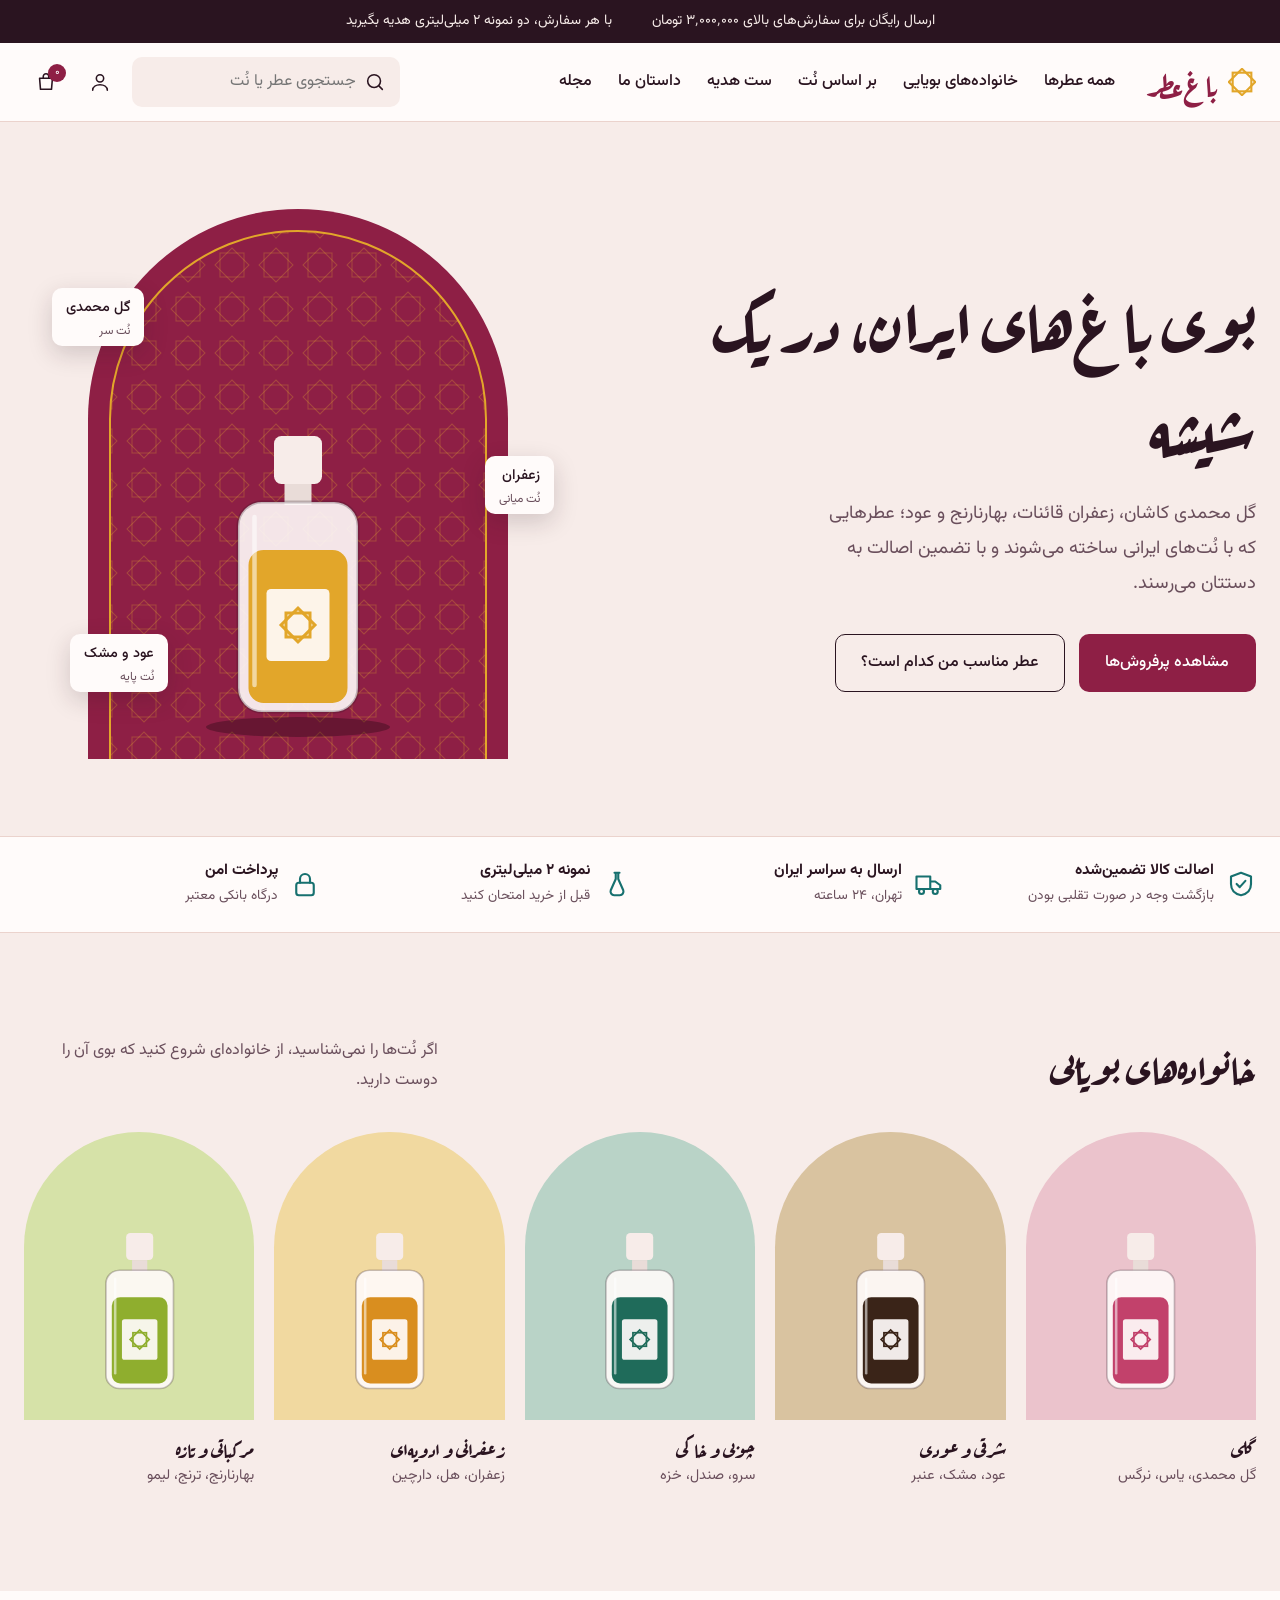
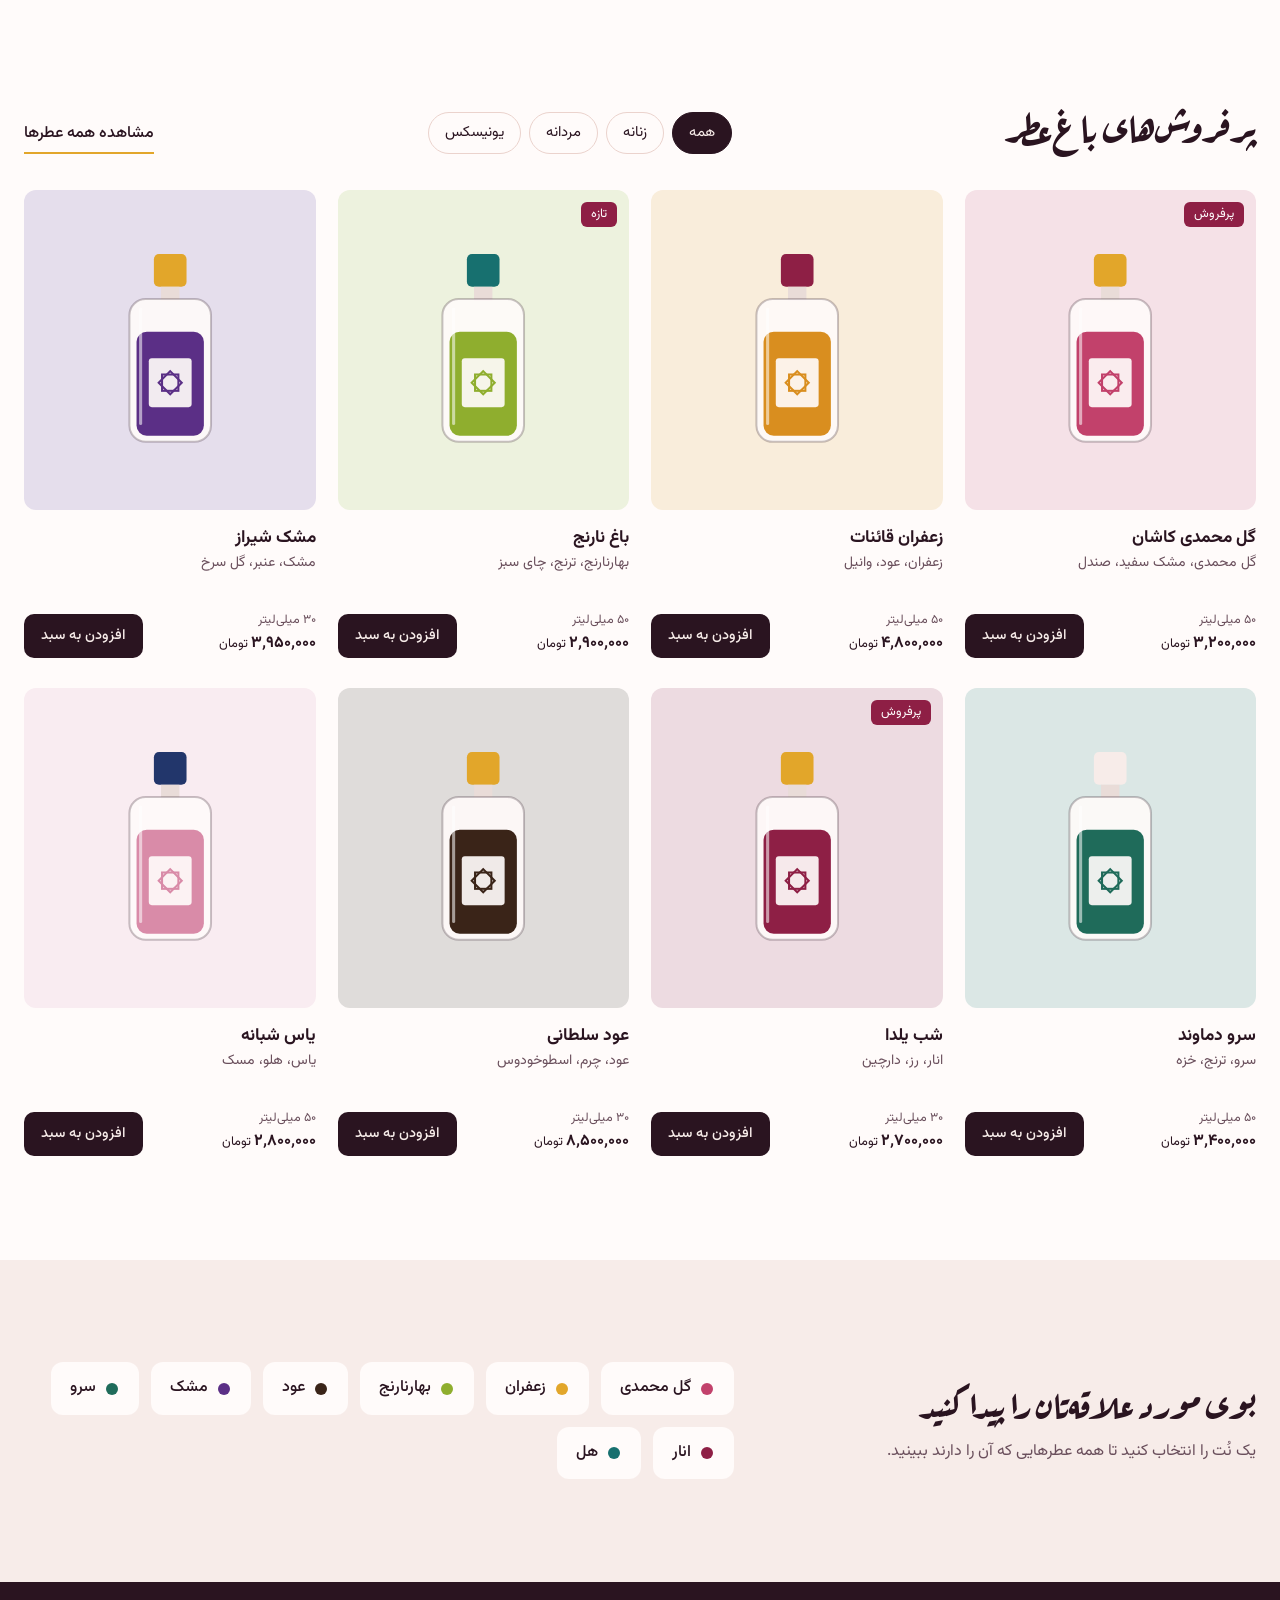
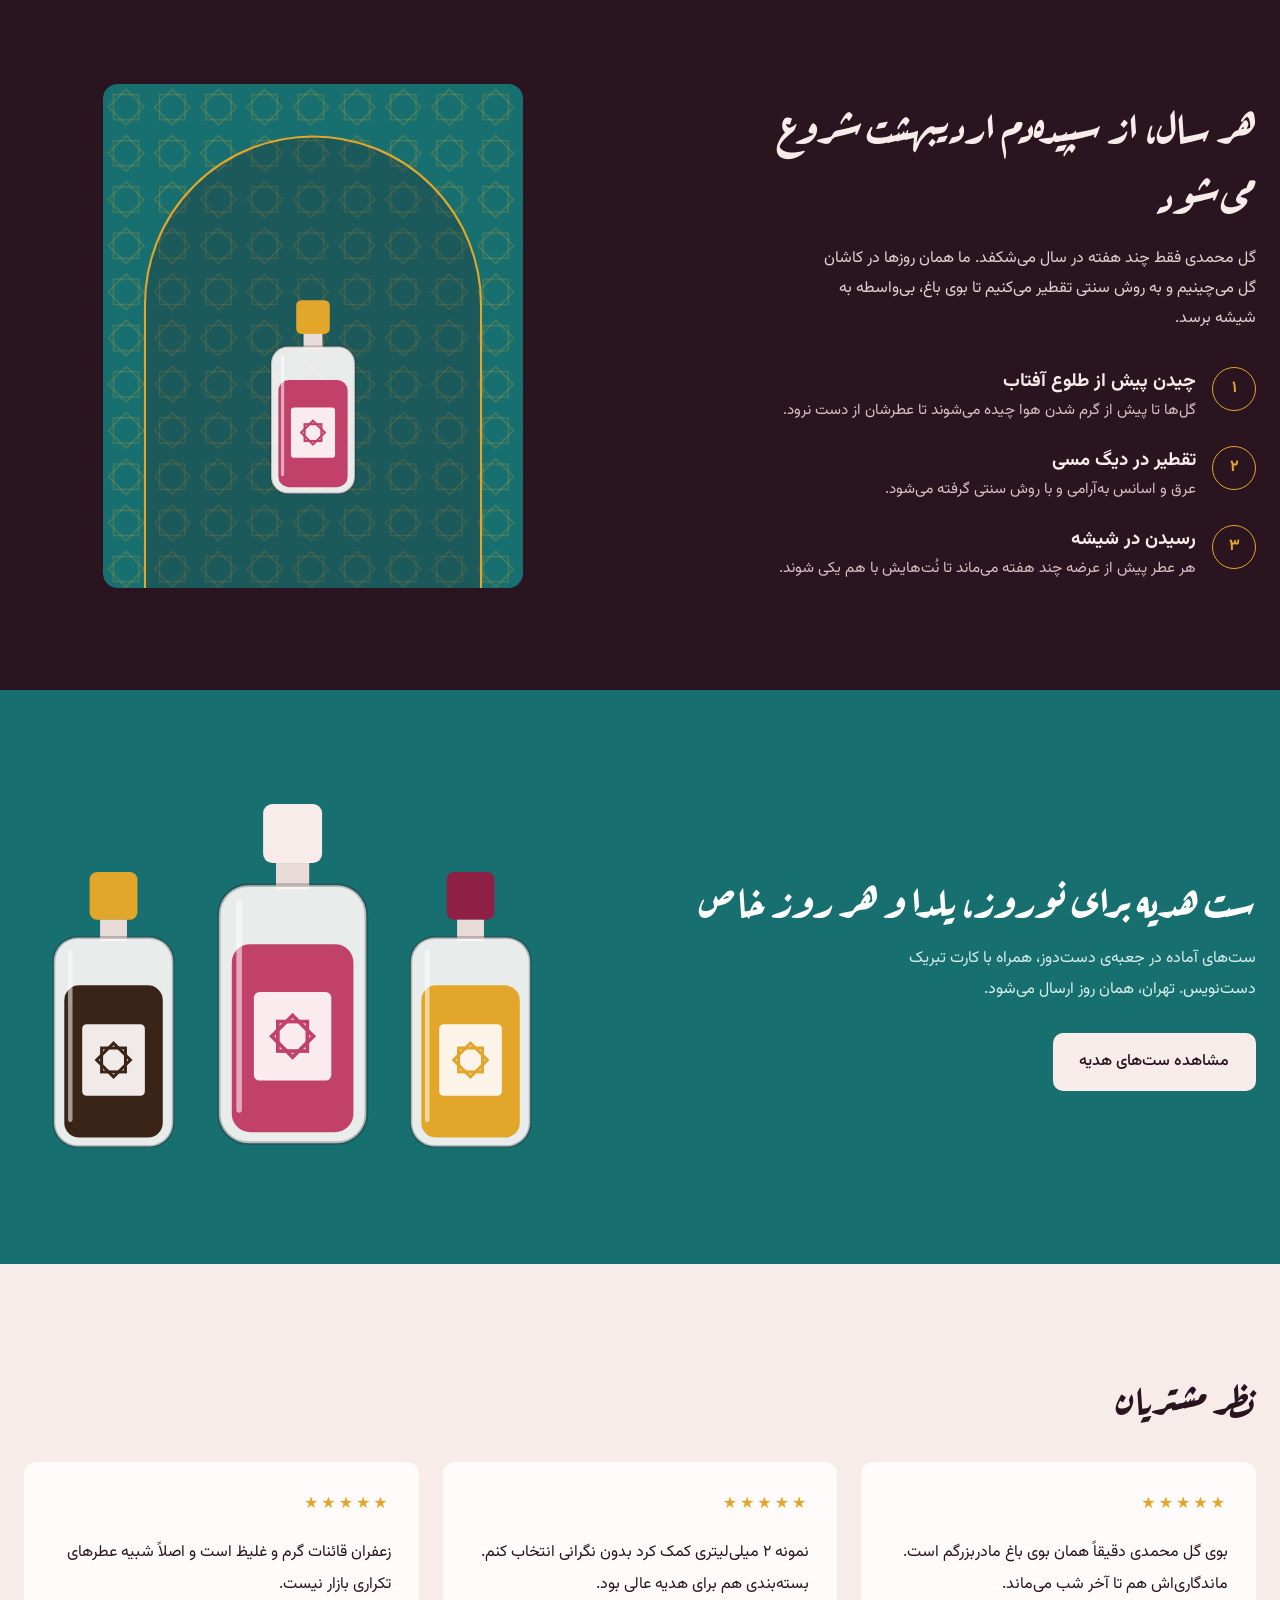
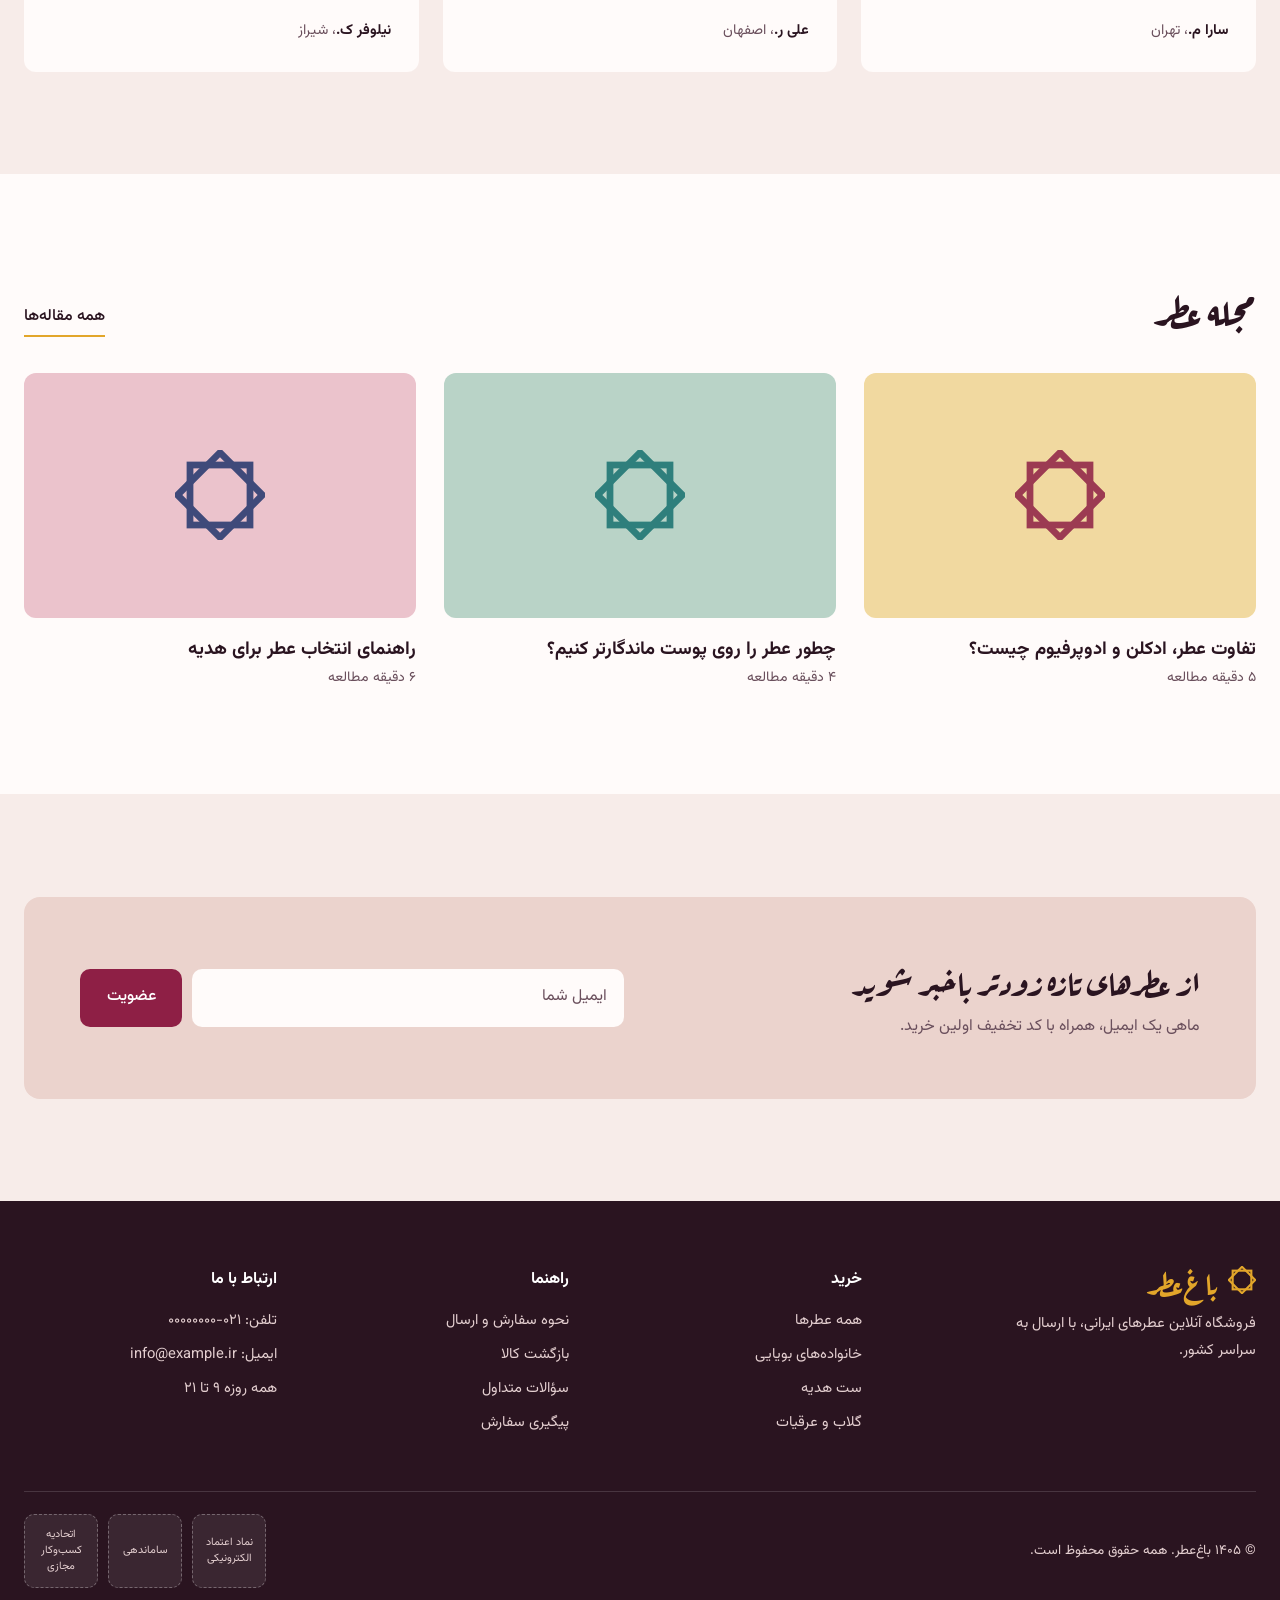
<file: public/index.html>
<!doctype html>
<html lang="fa" dir="rtl">
<head>
<meta charset="utf-8">
<meta name="viewport" content="width=device-width, initial-scale=1">
<title>باغ‌عطر | فروشگاه آنلاین عطرهای ایرانی</title>
<meta name="description" content="خرید آنلاین عطرهای ایرانی با نُت‌های گل محمدی، زعفران، بهارنارنج و عود. اصالت کالا تضمین‌شده و ارسال به سراسر ایران.">
<link rel="preconnect" href="https://fonts.googleapis.com">
<link rel="preconnect" href="https://fonts.gstatic.com" crossorigin>
<link rel="stylesheet" href="https://fonts.googleapis.com/css2?family=Aref+Ruqaa:wght@700&family=Vazirmatn:wght@400;500;700&display=swap">
<link rel="stylesheet" href="assets/style.css">
</head>
<body>
<svg width="0" height="0" style="position:absolute" aria-hidden="true" focusable="false">
  <defs>
    <symbol id="bottle" viewBox="0 0 120 200">
      <rect x="44" y="6" width="32" height="32" rx="5" fill="var(--cap,#E2A62A)"/>
      <rect x="51" y="38" width="18" height="14" fill="#E9DCD8"/>
      <rect x="20" y="50" width="80" height="140" rx="16" fill="#FFFBFA" fill-opacity=".9" stroke="#2A1420" stroke-opacity=".25" stroke-width="2"/>
      <rect x="27" y="82" width="66" height="102" rx="10" fill="var(--liquid,#C2416B)"/>
      <rect x="39" y="108" width="42" height="48" rx="3" fill="#FFFBFA" fill-opacity=".92"/>
      <g transform="translate(60 132)" fill="none" stroke="var(--liquid,#C2416B)" stroke-width="2">
        <rect x="-8" y="-8" width="16" height="16"/><rect x="-8" y="-8" width="16" height="16" transform="rotate(45)"/>
      </g>
      <path d="M31 60v112" stroke="#fff" stroke-opacity=".55" stroke-width="3" stroke-linecap="round"/>
    </symbol>
    <symbol id="star" viewBox="-12 -12 24 24">
      <g fill="none" stroke="currentColor" stroke-width="1.8"><rect x="-8" y="-8" width="16" height="16"/><rect x="-8" y="-8" width="16" height="16" transform="rotate(45)"/></g>
    </symbol>
    <pattern id="girih" width="44" height="44" patternUnits="userSpaceOnUse">
      <g fill="none" stroke="#E2A62A" stroke-opacity=".3" stroke-width="1">
        <rect x="10" y="10" width="24" height="24"/><rect x="10" y="10" width="24" height="24" transform="rotate(45 22 22)"/>
      </g>
    </pattern>
  </defs>
</svg>
<div class="topbar"><div class="wrap">
  <span>ارسال رایگان برای سفارش‌های بالای ۳٬۰۰۰٬۰۰۰ تومان</span>
  <span>با هر سفارش، دو نمونه ۲ میلی‌لیتری هدیه بگیرید</span>
</div></div>
<header class="site-header"><div class="wrap bar">
  <a class="brand" href="/" aria-label="باغ‌عطر، صفحه اصلی"><svg class="brand-mark" aria-hidden="true"><use href="#star"/></svg><span>باغ‌عطر</span></a>
  <nav class="primary" aria-label="منوی اصلی"><ul>
    <li><a href="#bestsellers">همه عطرها</a></li>
    <li><a href="#families">خانواده‌های بویایی</a></li>
    <li><a href="#notes">بر اساس نُت</a></li>
    <li><a href="#gifts">ست هدیه</a></li>
    <li><a href="#story">داستان ما</a></li>
    <li><a href="#journal">مجله</a></li>
  </ul></nav>
  <div class="tools">
    <form class="search" role="search" action="#bestsellers">
      <svg class="icon" viewBox="0 0 24 24" aria-hidden="true"><circle cx="11" cy="11" r="7"/><path d="m20 20-3.5-3.5"/></svg><label class="sr" for="q">جستجو</label>
      <input id="q" type="search" placeholder="جستجوی عطر یا نُت">
    </form>
    <a class="icon-btn" href="#" aria-label="حساب کاربری"><svg class="icon" viewBox="0 0 24 24" aria-hidden="true"><circle cx="12" cy="8" r="4"/><path d="M4 21c0-4 4-6 8-6s8 2 8 6"/></svg></a>
    <a class="icon-btn" href="#" aria-label="سبد خرید"><svg class="icon" viewBox="0 0 24 24" aria-hidden="true"><path d="M5 8h14l-1 12H6L5 8Z"/><path d="M9 8V6a3 3 0 0 1 6 0v2"/></svg><span class="cart-count">۰</span></a>
  </div>
</div></header>
<main>
<section class="hero" aria-labelledby="hero-title"><div class="wrap hero-grid">
  <div class="hero-copy">
    <h1 id="hero-title">بوی باغ‌های ایران، در یک شیشه</h1>
    <p class="lead">گل محمدی کاشان، زعفران قائنات، بهارنارنج و عود؛ عطرهایی که با نُت‌های ایرانی ساخته می‌شوند و با تضمین اصالت به دستتان می‌رسند.</p>
    <div class="cta-row">
      <a class="btn btn-primary" href="#bestsellers">مشاهده پرفروش‌ها</a>
      <a class="btn btn-ghost" href="#notes">عطر مناسب من کدام است؟</a>
    </div>
  </div>
  <div class="hero-art">
    <svg viewBox="0 0 440 560" role="img" aria-label="شیشه عطر در یک طاق ایرانی">
      <path d="M10 560V220a210 210 0 0 1 420 0V560z" fill="#8E1F45"/>
      <path d="M32 560V220a188 188 0 0 1 376 0V560z" fill="url(#girih)"/>
      <path d="M32 560V220a188 188 0 0 1 376 0V560" fill="none" stroke="#E2A62A" stroke-width="2"/>
      <ellipse cx="220" cy="528" rx="92" ry="10" fill="#000" fill-opacity=".28"/>
      <use href="#bottle" x="130" y="228" width="180" height="300" style="--liquid:#E2A62A;--cap:#F7ECE9"/>
    </svg>
    <span class="note-tag note-1">گل محمدی<small>نُت سر</small></span>
    <span class="note-tag note-2">زعفران<small>نُت میانی</small></span>
    <span class="note-tag note-3">عود و مشک<small>نُت پایه</small></span>
  </div>
</div></section>
<section class="trust" aria-label="تضمین‌های خرید"><div class="wrap"><ul>
  <li><svg class="icon" viewBox="0 0 24 24" aria-hidden="true"><path d="M12 3l8 3v6c0 5-3.5 8-8 9-4.5-1-8-4-8-9V6l8-3Z"/><path d="m8.5 12 2.5 2.5 4.5-5"/></svg><div><strong>اصالت کالا تضمین‌شده</strong><span>بازگشت وجه در صورت تقلبی بودن</span></div></li>
  <li><svg class="icon" viewBox="0 0 24 24" aria-hidden="true"><path d="M2 6h11v10H2zM13 10h4l4 3v3h-8"/><circle cx="6" cy="18" r="2"/><circle cx="17" cy="18" r="2"/></svg><div><strong>ارسال به سراسر ایران</strong><span>تهران، ۲۴ ساعته</span></div></li>
  <li><svg class="icon" viewBox="0 0 24 24" aria-hidden="true"><path d="M10 3h4M11 3v5l-4 9a3 3 0 0 0 2.7 4h4.6A3 3 0 0 0 17 17l-4-9V3"/></svg><div><strong>نمونه ۲ میلی‌لیتری</strong><span>قبل از خرید امتحان کنید</span></div></li>
  <li><svg class="icon" viewBox="0 0 24 24" aria-hidden="true"><rect x="5" y="11" width="14" height="10" rx="2"/><path d="M8 11V8a4 4 0 0 1 8 0v3"/></svg><div><strong>پرداخت امن</strong><span>درگاه بانکی معتبر</span></div></li>
</ul></div></section>
<section class="section" id="families" aria-labelledby="fam-title"><div class="wrap">
  <div class="section-head"><h2 id="fam-title">خانواده‌های بویایی</h2>
  <p>اگر نُت‌ها را نمی‌شناسید، از خانواده‌ای شروع کنید که بوی آن را دوست دارید.</p></div>
  <div class="families"><a class="family" href="#" style="--bg:#EBC3CC"><div class="family-arch"><svg class="bottle" viewBox="0 0 120 200" style="--liquid:#C2416B;--cap:#F7ECE9;" aria-hidden="true"><use href="#bottle"/></svg></div><h3>گلی</h3><p>گل محمدی، یاس، نرگس</p></a><a class="family" href="#" style="--bg:#D9C3A0"><div class="family-arch"><svg class="bottle" viewBox="0 0 120 200" style="--liquid:#3A2418;--cap:#F7ECE9;" aria-hidden="true"><use href="#bottle"/></svg></div><h3>شرقی و عودی</h3><p>عود، مشک، عنبر</p></a><a class="family" href="#" style="--bg:#B9D3C7"><div class="family-arch"><svg class="bottle" viewBox="0 0 120 200" style="--liquid:#1F6B5A;--cap:#F7ECE9;" aria-hidden="true"><use href="#bottle"/></svg></div><h3>چوبی و خاکی</h3><p>سرو، صندل، خزه</p></a><a class="family" href="#" style="--bg:#F1D9A0"><div class="family-arch"><svg class="bottle" viewBox="0 0 120 200" style="--liquid:#D98E1F;--cap:#F7ECE9;" aria-hidden="true"><use href="#bottle"/></svg></div><h3>زعفرانی و ادویه‌ای</h3><p>زعفران، هل، دارچین</p></a><a class="family" href="#" style="--bg:#D6E2A8"><div class="family-arch"><svg class="bottle" viewBox="0 0 120 200" style="--liquid:#8FAE2E;--cap:#F7ECE9;" aria-hidden="true"><use href="#bottle"/></svg></div><h3>مرکباتی و تازه</h3><p>بهارنارنج، ترنج، لیمو</p></a></div>
</div></section>
<section class="section products-section" id="bestsellers" aria-labelledby="prod-title"><div class="wrap">
  <div class="section-head"><h2 id="prod-title">پرفروش‌های باغ‌عطر</h2>
  <div class="chips" role="group" aria-label="فیلتر عطرها">
    <button class="chip" type="button" aria-pressed="true">همه</button>
    <button class="chip" type="button" aria-pressed="false">زنانه</button>
    <button class="chip" type="button" aria-pressed="false">مردانه</button>
    <button class="chip" type="button" aria-pressed="false">یونیسکس</button>
  </div><a class="link-more" href="#">مشاهده همه عطرها</a></div>
  <div class="product-grid"><article class="product"><a class="product-media" href="#" style="--liquid:#C2416B" aria-label="گل محمدی کاشان"><svg class="bottle" viewBox="0 0 120 200" style="--liquid:#C2416B;--cap:#E2A62A;" aria-hidden="true"><use href="#bottle"/></svg><span class="badge">پرفروش</span></a><div class="product-body"><h3><a href="#">گل محمدی کاشان</a></h3><p class="notes">گل محمدی، مشک سفید، صندل</p><div class="buy"><div class="price"><small>۵۰ میلی‌لیتر</small><strong>۳٬۲۰۰٬۰۰۰<span>تومان</span></strong></div><button class="btn btn-small" type="button">افزودن به سبد</button></div></div></article><article class="product"><a class="product-media" href="#" style="--liquid:#D98E1F" aria-label="زعفران قائنات"><svg class="bottle" viewBox="0 0 120 200" style="--liquid:#D98E1F;--cap:#8E1F45;" aria-hidden="true"><use href="#bottle"/></svg></a><div class="product-body"><h3><a href="#">زعفران قائنات</a></h3><p class="notes">زعفران، عود، وانیل</p><div class="buy"><div class="price"><small>۵۰ میلی‌لیتر</small><strong>۴٬۸۰۰٬۰۰۰<span>تومان</span></strong></div><button class="btn btn-small" type="button">افزودن به سبد</button></div></div></article><article class="product"><a class="product-media" href="#" style="--liquid:#8FAE2E" aria-label="باغ نارنج"><svg class="bottle" viewBox="0 0 120 200" style="--liquid:#8FAE2E;--cap:#17706F;" aria-hidden="true"><use href="#bottle"/></svg><span class="badge">تازه</span></a><div class="product-body"><h3><a href="#">باغ نارنج</a></h3><p class="notes">بهارنارنج، ترنج، چای سبز</p><div class="buy"><div class="price"><small>۵۰ میلی‌لیتر</small><strong>۲٬۹۰۰٬۰۰۰<span>تومان</span></strong></div><button class="btn btn-small" type="button">افزودن به سبد</button></div></div></article><article class="product"><a class="product-media" href="#" style="--liquid:#5B2F86" aria-label="مشک شیراز"><svg class="bottle" viewBox="0 0 120 200" style="--liquid:#5B2F86;--cap:#E2A62A;" aria-hidden="true"><use href="#bottle"/></svg></a><div class="product-body"><h3><a href="#">مشک شیراز</a></h3><p class="notes">مشک، عنبر، گل سرخ</p><div class="buy"><div class="price"><small>۳۰ میلی‌لیتر</small><strong>۳٬۹۵۰٬۰۰۰<span>تومان</span></strong></div><button class="btn btn-small" type="button">افزودن به سبد</button></div></div></article><article class="product"><a class="product-media" href="#" style="--liquid:#1F6B5A" aria-label="سرو دماوند"><svg class="bottle" viewBox="0 0 120 200" style="--liquid:#1F6B5A;--cap:#F7ECE9;" aria-hidden="true"><use href="#bottle"/></svg></a><div class="product-body"><h3><a href="#">سرو دماوند</a></h3><p class="notes">سرو، ترنج، خزه</p><div class="buy"><div class="price"><small>۵۰ میلی‌لیتر</small><strong>۳٬۴۰۰٬۰۰۰<span>تومان</span></strong></div><button class="btn btn-small" type="button">افزودن به سبد</button></div></div></article><article class="product"><a class="product-media" href="#" style="--liquid:#8E1F45" aria-label="شب یلدا"><svg class="bottle" viewBox="0 0 120 200" style="--liquid:#8E1F45;--cap:#E2A62A;" aria-hidden="true"><use href="#bottle"/></svg><span class="badge">پرفروش</span></a><div class="product-body"><h3><a href="#">شب یلدا</a></h3><p class="notes">انار، رز، دارچین</p><div class="buy"><div class="price"><small>۳۰ میلی‌لیتر</small><strong>۲٬۷۰۰٬۰۰۰<span>تومان</span></strong></div><button class="btn btn-small" type="button">افزودن به سبد</button></div></div></article><article class="product"><a class="product-media" href="#" style="--liquid:#3A2418" aria-label="عود سلطانی"><svg class="bottle" viewBox="0 0 120 200" style="--liquid:#3A2418;--cap:#E2A62A;" aria-hidden="true"><use href="#bottle"/></svg></a><div class="product-body"><h3><a href="#">عود سلطانی</a></h3><p class="notes">عود، چرم، اسطوخودوس</p><div class="buy"><div class="price"><small>۳۰ میلی‌لیتر</small><strong>۸٬۵۰۰٬۰۰۰<span>تومان</span></strong></div><button class="btn btn-small" type="button">افزودن به سبد</button></div></div></article><article class="product"><a class="product-media" href="#" style="--liquid:#D98BA8" aria-label="یاس شبانه"><svg class="bottle" viewBox="0 0 120 200" style="--liquid:#D98BA8;--cap:#22366B;" aria-hidden="true"><use href="#bottle"/></svg></a><div class="product-body"><h3><a href="#">یاس شبانه</a></h3><p class="notes">یاس، هلو، مسک</p><div class="buy"><div class="price"><small>۵۰ میلی‌لیتر</small><strong>۲٬۸۰۰٬۰۰۰<span>تومان</span></strong></div><button class="btn btn-small" type="button">افزودن به سبد</button></div></div></article></div>
</div></section>
<section class="section notes-band" id="notes" aria-labelledby="notes-title"><div class="wrap notes-wrap">
  <div><h2 id="notes-title">بوی مورد علاقه‌تان را پیدا کنید</h2>
  <p>یک نُت را انتخاب کنید تا همه عطرهایی که آن را دارند ببینید.</p></div>
  <div class="note-chips"><a href="#" style="--dot:#C2416B">گل محمدی</a><a href="#" style="--dot:#E2A62A">زعفران</a><a href="#" style="--dot:#8FAE2E">بهارنارنج</a><a href="#" style="--dot:#3A2418">عود</a><a href="#" style="--dot:#5B2F86">مشک</a><a href="#" style="--dot:#1F6B5A">سرو</a><a href="#" style="--dot:#8E1F45">انار</a><a href="#" style="--dot:#17706F">هل</a></div>
</div></section>
<section class="section story" id="story" aria-labelledby="story-title"><div class="wrap story-grid">
  <div>
    <h2 id="story-title">هر سال، از سپیده‌دم اردیبهشت شروع می‌شود</h2>
    <p class="lead">گل محمدی فقط چند هفته در سال می‌شکفد. ما همان روزها در کاشان گل می‌چینیم و به روش سنتی تقطیر می‌کنیم تا بوی باغ، بی‌واسطه به شیشه برسد.</p>
    <ol class="steps">
      <li><div><h3>چیدن پیش از طلوع آفتاب</h3><p>گل‌ها تا پیش از گرم شدن هوا چیده می‌شوند تا عطرشان از دست نرود.</p></div></li>
      <li><div><h3>تقطیر در دیگ مسی</h3><p>عرق و اسانس به‌آرامی و با روش سنتی گرفته می‌شود.</p></div></li>
      <li><div><h3>رسیدن در شیشه</h3><p>هر عطر پیش از عرضه چند هفته می‌ماند تا نُت‌هایش با هم یکی شوند.</p></div></li>
    </ol>
  </div>
  <div class="story-art">
    <svg viewBox="0 0 400 480" role="img" aria-label="طرح هندسی ایرانی">
      <rect width="400" height="480" rx="14" fill="#17706F"/>
      <rect width="400" height="480" rx="14" fill="url(#girih)"/>
      <path d="M40 480V210a160 160 0 0 1 320 0V480" fill="#2A1420" fill-opacity=".25" stroke="#E2A62A" stroke-width="2"/>
      <use href="#bottle" x="140" y="200" width="120" height="200" style="--liquid:#C2416B;--cap:#E2A62A"/>
    </svg>
  </div>
</div></section>
<section class="section gifts" id="gifts" aria-labelledby="gift-title"><div class="wrap gifts-grid">
  <div>
    <h2 id="gift-title">ست هدیه برای نوروز، یلدا و هر روز خاص</h2>
    <p>ست‌های آماده در جعبه‌ی دست‌دوز، همراه با کارت تبریک دست‌نویس. تهران، همان روز ارسال می‌شود.</p>
    <a class="btn btn-light" href="#">مشاهده ست‌های هدیه</a>
  </div>
  <div class="gift-bottles" aria-hidden="true">
    <svg class="bottle" viewBox="0 0 120 200" style="--liquid:#E2A62A;--cap:#8E1F45;" aria-hidden="true"><use href="#bottle"/></svg><svg class="bottle" viewBox="0 0 120 200" style="--liquid:#C2416B;--cap:#F7ECE9;" aria-hidden="true"><use href="#bottle"/></svg><svg class="bottle" viewBox="0 0 120 200" style="--liquid:#3A2418;--cap:#E2A62A;" aria-hidden="true"><use href="#bottle"/></svg>
  </div>
</div></section>
<section class="section" aria-labelledby="rev-title"><div class="wrap">
  <div class="section-head"><h2 id="rev-title">نظر مشتریان</h2></div>
  <div class="reviews-grid"><figure class="review"><div class="stars" role="img" aria-label="پنج ستاره">★★★★★</div><blockquote>بوی گل محمدی دقیقاً همان بوی باغ مادربزرگم است. ماندگاری‌اش هم تا آخر شب می‌ماند.</blockquote><figcaption><footer><strong>سارا م.</strong>، تهران</footer></figcaption></figure><figure class="review"><div class="stars" role="img" aria-label="پنج ستاره">★★★★★</div><blockquote>نمونه ۲ میلی‌لیتری کمک کرد بدون نگرانی انتخاب کنم. بسته‌بندی هم برای هدیه عالی بود.</blockquote><figcaption><footer><strong>علی ر.</strong>، اصفهان</footer></figcaption></figure><figure class="review"><div class="stars" role="img" aria-label="پنج ستاره">★★★★★</div><blockquote>زعفران قائنات گرم و غلیظ است و اصلاً شبیه عطرهای تکراری بازار نیست.</blockquote><figcaption><footer><strong>نیلوفر ک.</strong>، شیراز</footer></figcaption></figure></div>
</div></section>
<section class="section journal" id="journal" aria-labelledby="jour-title"><div class="wrap">
  <div class="section-head"><h2 id="jour-title">مجله عطر</h2><a class="link-more" href="#">همه مقاله‌ها</a></div>
  <div class="journal-grid"><a class="post" href="#"><div class="post-media" style="--tint:#F1D9A0;--ink:#8E1F45"><svg aria-hidden="true"><use href="#star"/></svg></div><h3>تفاوت عطر، ادکلن و ادوپرفیوم چیست؟</h3><p>۵ دقیقه مطالعه</p></a><a class="post" href="#"><div class="post-media" style="--tint:#B9D3C7;--ink:#17706F"><svg aria-hidden="true"><use href="#star"/></svg></div><h3>چطور عطر را روی پوست ماندگارتر کنیم؟</h3><p>۴ دقیقه مطالعه</p></a><a class="post" href="#"><div class="post-media" style="--tint:#EBC3CC;--ink:#22366B"><svg aria-hidden="true"><use href="#star"/></svg></div><h3>راهنمای انتخاب عطر برای هدیه</h3><p>۶ دقیقه مطالعه</p></a></div>
</div></section>
<section class="section newsletter" aria-labelledby="news-title"><div class="wrap"><div class="box">
  <div><h2 id="news-title">از عطرهای تازه زودتر باخبر شوید</h2><p>ماهی یک ایمیل، همراه با کد تخفیف اولین خرید.</p></div>
  <form class="news-form" action="#"><label class="sr" for="email">ایمیل</label>
    <input id="email" type="email" placeholder="ایمیل شما" autocomplete="email">
    <button class="btn btn-primary" type="submit">عضویت</button></form>
</div></div></section>
</main>
<footer class="site-footer"><div class="wrap">
  <div class="footer-grid">
    <div><a class="brand" href="/"><svg class="brand-mark" aria-hidden="true"><use href="#star"/></svg><span>باغ‌عطر</span></a>
      <p>فروشگاه آنلاین عطرهای ایرانی، با ارسال به سراسر کشور.</p></div>
    <div><h3>خرید</h3><ul><li><a href="#bestsellers">همه عطرها</a></li><li><a href="#families">خانواده‌های بویایی</a></li><li><a href="#gifts">ست هدیه</a></li><li><a href="#">گلاب و عرقیات</a></li></ul></div>
    <div><h3>راهنما</h3><ul><li><a href="#">نحوه سفارش و ارسال</a></li><li><a href="#">بازگشت کالا</a></li><li><a href="#">سؤالات متداول</a></li><li><a href="#">پیگیری سفارش</a></li></ul></div>
    <div><h3>ارتباط با ما</h3><ul><li>تلفن: ۰۲۱-۰۰۰۰۰۰۰۰</li><li>ایمیل: info@example.ir</li><li>همه روزه ۹ تا ۲۱</li></ul></div>
  </div>
  <div class="footer-base">
    <span>© ۱۴۰۵ باغ‌عطر. همه حقوق محفوظ است.</span>
    <div class="trust-badges" aria-label="نمادهای اعتماد"><span>نماد اعتماد الکترونیکی</span><span>ساماندهی</span><span>اتحادیه کسب‌وکار مجازی</span></div>
  </div>
</div></footer>
</body>
</html>
</file>
<file: public/assets/style.css>
/* باغ‌عطر — homepage styles (RTL, Persian) */
:root {
  --blush: #F7ECE9;
  --blush-deep: #EBD3CD;
  --paper: #FFFBFA;
  --plum: #2A1420;
  --plum-soft: #6A4F5C;
  --pomegranate: #8E1F45;
  --turquoise: #17706F;
  --saffron: #E2A62A;
  --lapis: #22366B;
  --wrap: 1240px;
  --font-body: "Vazirmatn", system-ui, -apple-system, "Segoe UI", Tahoma, sans-serif;
  --font-display: "Aref Ruqaa", "Vazirmatn", serif;
}

*, *::before, *::after { box-sizing: border-box; }
html { scroll-behavior: smooth; }
body {
  margin: 0;
  background: var(--blush);
  color: var(--plum);
  font: 400 1rem/1.9 var(--font-body);
  -webkit-font-smoothing: antialiased;
}
img, svg { max-width: 100%; }
a { color: inherit; text-decoration: none; }
ul, ol { list-style: none; margin: 0; padding: 0; }
h1, h2, h3, h4, p, blockquote, figure { margin: 0; }
button, input { font: inherit; color: inherit; }
:focus-visible { outline: 3px solid var(--saffron); outline-offset: 3px; border-radius: 4px; }

.wrap { width: min(100% - 48px, var(--wrap)); margin-inline: auto; }
.section { padding-block: clamp(56px, 8vw, 104px); }
.section-head { display: flex; align-items: end; justify-content: space-between; gap: 24px; margin-bottom: 36px; flex-wrap: wrap; }
.section-head h2 { font: 700 clamp(1.7rem, 3.2vw, 2.5rem)/1.5 var(--font-display); }
.section-head p { color: var(--plum-soft); max-width: 46ch; }
.link-more { font-weight: 500; border-bottom: 2px solid var(--saffron); padding-bottom: 2px; }
.link-more:hover { color: var(--pomegranate); }

/* Buttons */
.btn {
  display: inline-flex; align-items: center; justify-content: center;
  padding: .8rem 1.6rem; border-radius: 10px; border: 1.5px solid transparent;
  font-weight: 500; cursor: pointer; transition: background .2s, color .2s, border-color .2s;
}
.btn-primary { background: var(--pomegranate); color: #fff; }
.btn-primary:hover { background: var(--plum); }
.btn-ghost { border-color: var(--plum); }
.btn-ghost:hover { background: var(--plum); color: var(--blush); }
.btn-small { padding: .45rem 1rem; font-size: .9rem; background: var(--plum); color: var(--blush); }
.btn-small:hover { background: var(--pomegranate); }
.btn-light { background: var(--blush); color: var(--plum); }
.btn-light:hover { background: var(--saffron); }

/* Top bar + header */
.topbar { background: var(--plum); color: var(--blush); font-size: .875rem; }
.topbar .wrap { display: flex; justify-content: center; gap: 12px 40px; flex-wrap: wrap; padding-block: 8px; }
.site-header { background: var(--paper); border-bottom: 1px solid var(--blush-deep); position: sticky; top: 0; z-index: 20; }
.site-header .bar { display: grid; grid-template-columns: auto 1fr auto; align-items: center; gap: 32px; padding-block: 14px; }
.brand { display: flex; align-items: center; gap: 10px; font: 700 1.9rem/1 var(--font-display); color: var(--pomegranate); }
.brand-mark { width: 28px; height: 28px; color: var(--saffron); }
.primary ul { display: flex; gap: 6px 26px; flex-wrap: wrap; }
.primary a { font-weight: 500; padding-block: 6px; border-bottom: 2px solid transparent; }
.primary a:hover { border-color: var(--saffron); }
.tools { display: flex; align-items: center; gap: 10px; }
.search { display: flex; align-items: center; gap: 8px; background: var(--blush); border-radius: 10px; padding: 0 14px; }
.search input { background: none; border: 0; padding: 10px 0; width: 210px; }
.search input:focus-visible { outline: none; }
.search:focus-within { box-shadow: 0 0 0 3px var(--saffron); }
.icon-btn { position: relative; display: grid; place-items: center; width: 44px; height: 44px; border-radius: 10px; background: none; border: 0; cursor: pointer; }
.icon-btn:hover { background: var(--blush); }
.icon { width: 22px; height: 22px; fill: none; stroke: currentColor; stroke-width: 1.7; stroke-linecap: round; stroke-linejoin: round; }
.cart-count { position: absolute; top: 4px; inset-inline-start: 2px; min-width: 18px; height: 18px; border-radius: 9px; background: var(--pomegranate); color: #fff; font-size: .7rem; line-height: 18px; text-align: center; }
.sr { position: absolute; width: 1px; height: 1px; overflow: hidden; clip: rect(0 0 0 0); white-space: nowrap; }

/* Hero */
.hero { padding-block: clamp(40px, 6vw, 88px) clamp(48px, 6vw, 80px); overflow: hidden; }
.hero-grid { display: grid; grid-template-columns: 1.05fr .95fr; align-items: center; gap: clamp(32px, 6vw, 88px); }
.hero h1 { font: 700 clamp(2.5rem, 5.6vw, 4.4rem)/1.5 var(--font-display); color: var(--plum); }
.hero .lead { margin-top: 20px; font-size: 1.15rem; color: var(--plum-soft); max-width: 44ch; }
.cta-row { display: flex; flex-wrap: wrap; gap: 14px; margin-top: 32px; }
.hero-art { position: relative; justify-self: center; width: min(100%, 440px); }
.hero-art > svg { display: block; width: 100%; height: auto; }
.note-tag {
  position: absolute; background: var(--paper); border-radius: 10px; padding: 6px 14px;
  font-size: .9rem; font-weight: 500; box-shadow: 0 8px 24px rgba(42, 20, 32, .18);
}
.note-tag small { display: block; font-size: .75rem; color: var(--plum-soft); font-weight: 400; line-height: 1.5; }
.note-1 { top: 16%; left: -6%; }
.note-2 { top: 46%; right: -8%; }
.note-3 { bottom: 12%; left: -2%; }

/* Trust strip */
.trust { background: var(--paper); border-block: 1px solid var(--blush-deep); }
.trust ul { display: grid; grid-template-columns: repeat(4, 1fr); gap: 16px; padding-block: 22px; }
.trust li { display: flex; align-items: center; gap: 12px; font-size: .95rem; }
.trust svg { flex: none; width: 30px; height: 30px; color: var(--turquoise); }
.trust strong { display: block; font-weight: 700; line-height: 1.5; }
.trust span { color: var(--plum-soft); font-size: .85rem; line-height: 1.5; }

/* Scent families */
.families { display: grid; grid-template-columns: repeat(5, 1fr); gap: 20px; }
.family { display: block; }
.family-arch {
  aspect-ratio: 4 / 5; background: var(--bg); border-radius: 300px 300px 0 0;
  display: grid; place-items: end center; padding-bottom: 10%; transition: transform .25s;
}
.family:hover .family-arch { transform: translateY(-6px); }
.family .bottle { width: 44%; height: auto; }
.family h3 { margin-top: 14px; font: 700 1.25rem/1.5 var(--font-display); }
.family p { color: var(--plum-soft); font-size: .9rem; line-height: 1.7; }

/* Products */
.products-section { background: var(--paper); }
.chips { display: flex; gap: 8px; flex-wrap: wrap; }
.chip { padding: 6px 16px; border-radius: 999px; border: 1.5px solid var(--blush-deep); background: none; cursor: pointer; font-size: .92rem; }
.chip:hover { border-color: var(--plum); }
.chip[aria-pressed="true"] { background: var(--plum); border-color: var(--plum); color: var(--blush); }
.product-grid { display: grid; grid-template-columns: repeat(4, 1fr); gap: 28px 22px; }
.product-media {
  position: relative; display: grid; place-items: center; aspect-ratio: 1 / 1.1;
  border-radius: 12px; background: color-mix(in srgb, var(--liquid) 16%, #fff);
}
.product-media .bottle { width: 42%; height: auto; transition: transform .3s; }
.product:hover .product-media .bottle { transform: translateY(-6px) rotate(-2deg); }
.badge { position: absolute; top: 12px; inset-inline-start: 12px; background: var(--pomegranate); color: #fff; font-size: .78rem; padding: 2px 10px; border-radius: 6px; line-height: 1.7; }
.product-body { padding-top: 14px; }
.product h3 { font-weight: 700; font-size: 1.08rem; line-height: 1.6; }
.product .notes { color: var(--plum-soft); font-size: .88rem; line-height: 1.7; min-height: 3.4em; }
.buy { display: flex; align-items: center; justify-content: space-between; gap: 10px; margin-top: 12px; }
.price small { display: block; color: var(--plum-soft); font-size: .78rem; line-height: 1.4; }
.price strong { font-weight: 700; }
.price strong span { font-weight: 400; font-size: .8rem; margin-inline-start: 3px; }

/* Notes */
.notes-band { background: var(--blush); }
.notes-wrap { display: grid; grid-template-columns: .8fr 1.2fr; gap: 48px; align-items: center; }
.notes-wrap h2 { font: 700 clamp(1.6rem, 3vw, 2.3rem)/1.5 var(--font-display); }
.notes-wrap p { margin-top: 8px; color: var(--plum-soft); }
.note-chips { display: flex; flex-wrap: wrap; gap: 12px; }
.note-chips a {
  display: inline-flex; align-items: center; gap: 10px; padding: 10px 20px 10px 18px;
  background: var(--paper); border-radius: 12px; font-weight: 500; border: 1.5px solid transparent;
}
.note-chips a::before { content: ""; width: 12px; height: 12px; border-radius: 50%; background: var(--dot); }
.note-chips a:hover { border-color: var(--plum); }

/* Story */
.story { background: var(--plum); color: var(--blush); }
.story-grid { display: grid; grid-template-columns: 1fr 1fr; gap: clamp(32px, 6vw, 88px); align-items: center; }
.story h2 { font: 700 clamp(1.8rem, 3.4vw, 2.7rem)/1.6 var(--font-display); }
.story .lead { margin-top: 16px; color: #E4CFD0; max-width: 48ch; }
.steps { margin-top: 32px; display: grid; gap: 22px; counter-reset: step; }
.steps li { display: grid; grid-template-columns: 44px 1fr; gap: 16px; counter-increment: step; }
.steps li::before {
  content: counter(step, persian); width: 44px; height: 44px; border-radius: 50%;
  border: 1.5px solid var(--saffron); color: var(--saffron); display: grid; place-items: center; font-weight: 700;
}
.steps h3 { font-weight: 700; line-height: 1.6; }
.steps p { color: #D7BFC2; font-size: .95rem; line-height: 1.8; }
.story-art { justify-self: center; width: min(100%, 420px); }
.story-art svg { display: block; width: 100%; height: auto; }

/* Gifts */
.gifts { background: var(--turquoise); color: #fff; }
.gifts-grid { display: grid; grid-template-columns: 1.1fr .9fr; align-items: center; gap: 40px; }
.gifts h2 { font: 700 clamp(1.8rem, 3.4vw, 2.7rem)/1.6 var(--font-display); }
.gifts p { margin: 12px 0 28px; max-width: 46ch; color: #D6EFEE; }
.gift-bottles { display: flex; justify-content: center; align-items: end; gap: 0; min-height: 260px; }
.gift-bottles svg { width: 34%; height: auto; }
.gift-bottles svg:nth-child(2) { width: 42%; margin-inline: -4%; }

/* Reviews */
.reviews-grid { display: grid; grid-template-columns: repeat(3, 1fr); gap: 24px; }
.review { background: var(--paper); border-radius: 12px; padding: 28px; display: flex; flex-direction: column; gap: 16px; }
.stars { color: var(--saffron); letter-spacing: 3px; }
.review blockquote { line-height: 2; }
.review footer { margin-top: auto; font-size: .9rem; color: var(--plum-soft); }
.review footer strong { color: var(--plum); font-weight: 700; }

/* Journal */
.journal { background: var(--paper); }
.journal-grid { display: grid; grid-template-columns: repeat(3, 1fr); gap: 28px; }
.post-media { aspect-ratio: 16 / 10; border-radius: 12px; background: var(--tint); display: grid; place-items: center; overflow: hidden; }
.post-media svg { width: 90px; height: 90px; color: var(--ink); opacity: .85; }
.post h3 { margin-top: 16px; font-weight: 700; font-size: 1.15rem; line-height: 1.7; }
.post:hover h3 { color: var(--pomegranate); }
.post p { color: var(--plum-soft); font-size: .88rem; }

/* Newsletter */
.newsletter .box { background: var(--blush-deep); border-radius: 16px; padding: clamp(28px, 5vw, 56px); display: grid; grid-template-columns: 1fr 1fr; gap: 32px; align-items: center; }
.newsletter h2 { font: 700 clamp(1.5rem, 2.8vw, 2.1rem)/1.6 var(--font-display); }
.newsletter p { color: var(--plum-soft); margin-top: 6px; }
.news-form { display: flex; gap: 10px; }
.news-form input { flex: 1; min-width: 0; padding: .8rem 1rem; border-radius: 10px; border: 1.5px solid transparent; background: var(--paper); direction: ltr; text-align: right; }
.news-form input::placeholder { color: var(--plum-soft); }

/* Footer */
.site-footer { background: var(--plum); color: #E4CFD0; padding-top: 64px; }
.footer-grid { display: grid; grid-template-columns: 1.4fr repeat(3, 1fr); gap: 40px; padding-bottom: 48px; }
.site-footer .brand { color: var(--saffron); }
.site-footer p { margin-top: 14px; font-size: .92rem; max-width: 34ch; }
.site-footer h3 { color: #fff; font-size: 1rem; font-weight: 700; margin-bottom: 12px; }
.site-footer li { margin-bottom: 6px; font-size: .92rem; }
.site-footer a:hover { color: var(--saffron); }
.footer-base { border-top: 1px solid rgba(255, 255, 255, .14); padding-block: 22px; display: flex; justify-content: space-between; align-items: center; gap: 20px; flex-wrap: wrap; font-size: .85rem; }
.trust-badges { display: flex; gap: 10px; }
.trust-badges span { display: grid; place-items: center; width: 74px; height: 74px; border-radius: 10px; background: rgba(255, 255, 255, .08); border: 1px dashed rgba(255, 255, 255, .3); font-size: .68rem; text-align: center; line-height: 1.5; padding: 6px; }

/* Responsive */
@media (max-width: 1080px) {
  .site-header .bar { grid-template-columns: auto 1fr; }
  .primary { grid-column: 1 / -1; grid-row: 2; overflow-x: auto; }
  .primary ul { flex-wrap: nowrap; white-space: nowrap; }
  .tools { justify-self: end; }
}
@media (max-width: 980px) {
  .hero-grid, .story-grid, .gifts-grid, .notes-wrap, .newsletter .box { grid-template-columns: 1fr; }
  .families { grid-template-columns: repeat(3, 1fr); }
  .product-grid { grid-template-columns: repeat(2, 1fr); }
  .trust ul { grid-template-columns: repeat(2, 1fr); }
  .reviews-grid, .journal-grid { grid-template-columns: 1fr; }
  .footer-grid { grid-template-columns: 1fr 1fr; }
  .note-1 { left: 0; } .note-2 { right: 0; } .note-3 { left: 0; }
}
@media (max-width: 560px) {
  .wrap { width: min(100% - 32px, var(--wrap)); }
  .search input { width: 120px; }
  .families { grid-template-columns: repeat(2, 1fr); }
  .product-grid { gap: 22px 14px; }
  .buy { flex-direction: column; align-items: stretch; }
  .btn-small { width: 100%; }
  .news-form { flex-direction: column; }
}
@media (prefers-reduced-motion: reduce) {
  html { scroll-behavior: auto; }
  * { transition: none !important; }
}

@counter-style persian {
  system: numeric;
  symbols: "۰" "۱" "۲" "۳" "۴" "۵" "۶" "۷" "۸" "۹";
}
</file>
